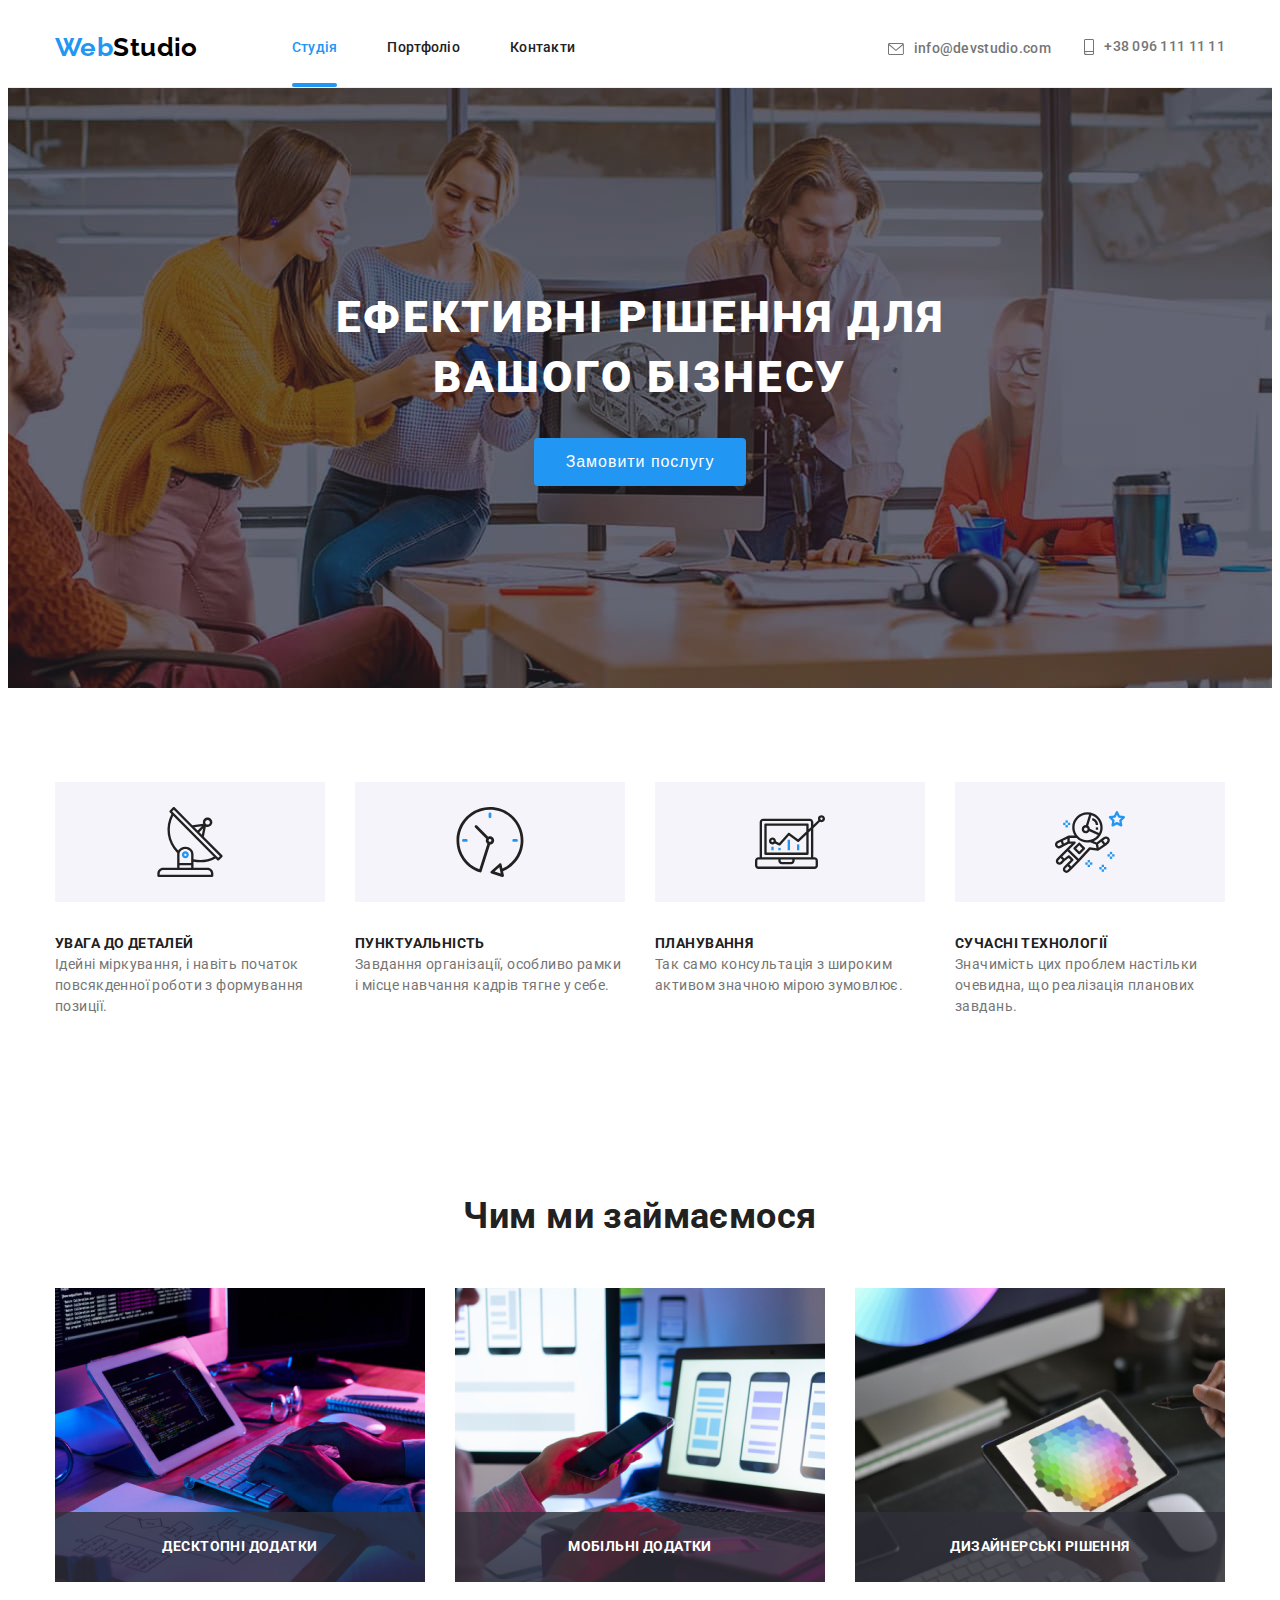
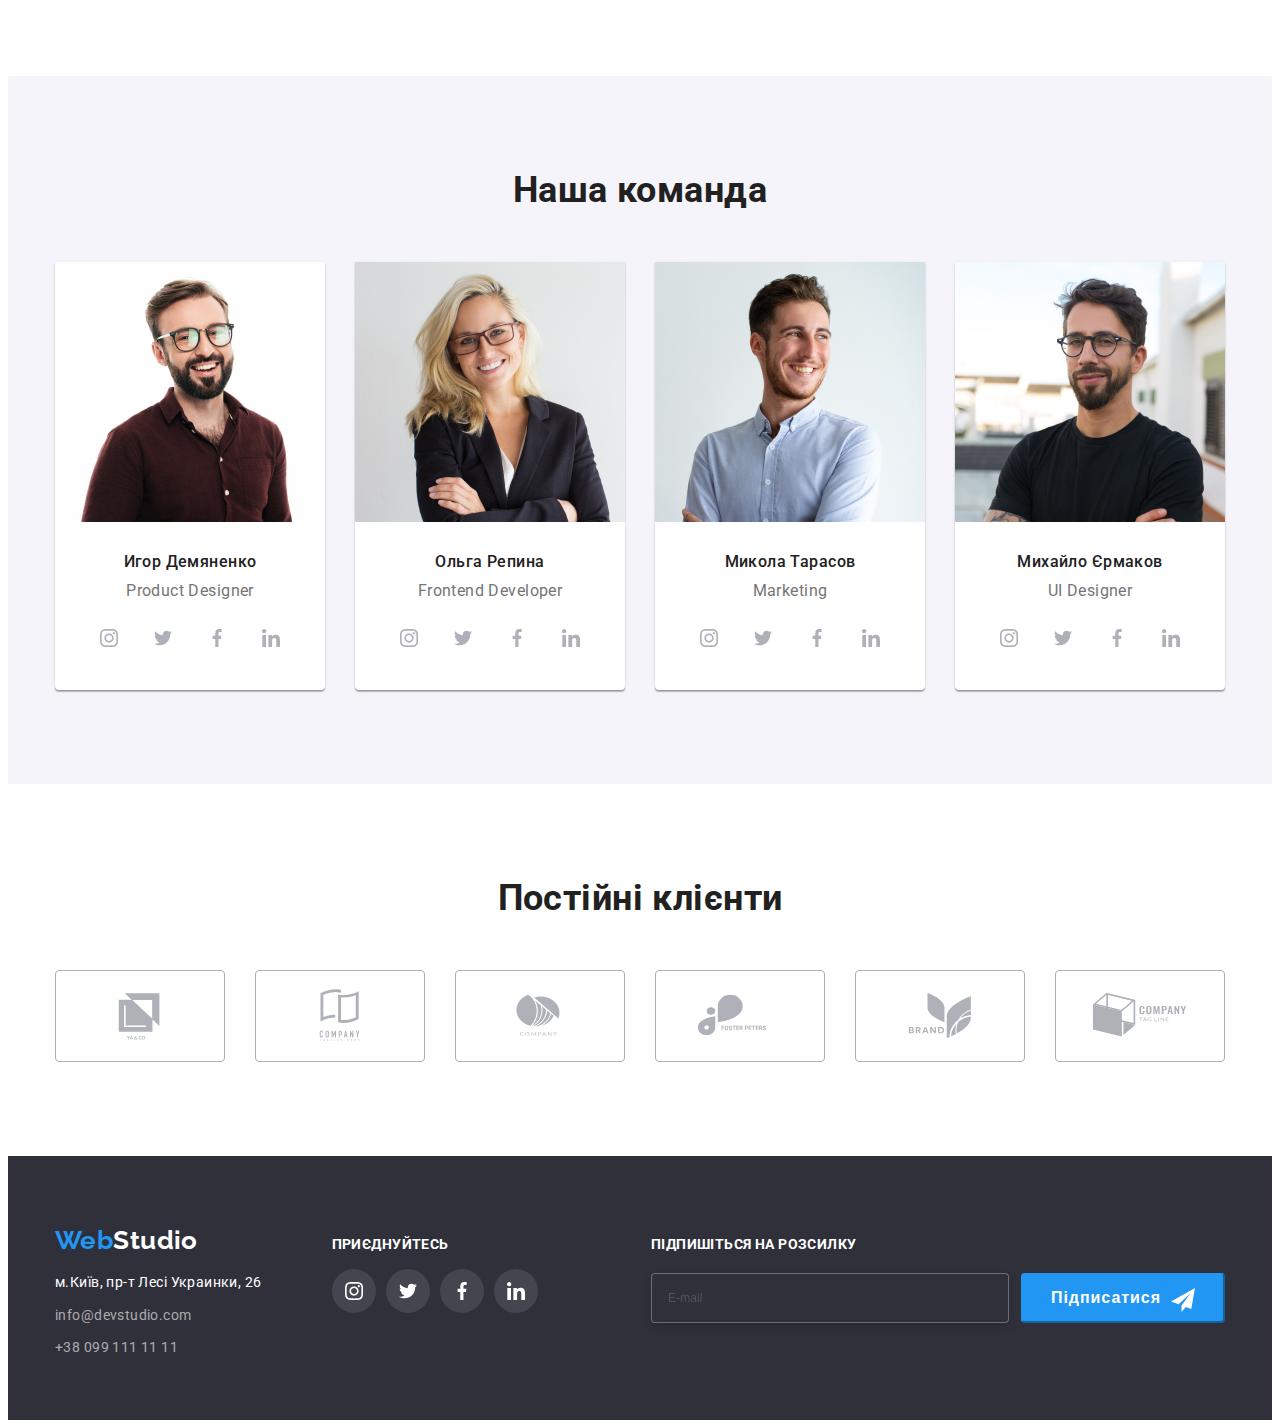
<file: index.html>
<!DOCTYPE html>
<html lang="uk">

<!--****     HEAD -->

<head>
  <meta charset="UTF-8" />
  <meta http-equiv="X-UA-Compatible" content="IE=edge" />
  <meta name="viewport" content="width=device-width, initial-scale=1.0" />
  <title>WebStudio</title>
  <link rel="stylesheet" href="https://cdnjs.cloudflare.com/ajax/libs/modern-normalize/1.1.0/modern-normalize.min.css"
    integrity="sha512-wpPYUAdjBVSE4KJnH1VR1HeZfpl1ub8YT/NKx4PuQ5NmX2tKuGu6U/JRp5y+Y8XG2tV+wKQpNHVUX03MfMFn9Q=="
    crossorigin="anonymous" referrerpolicy="no-referrer" />
  <link rel="preconnect" href="https://fonts.googleapis.com" />
  <link rel="preconnect" href="https://fonts.gstatic.com" crossorigin />
  <link href="https://fonts.googleapis.com/css2?family=Raleway:wght@700&family=Roboto:wght@400;500;700;900&display=swap"
    rel="stylesheet" />
  <link rel="stylesheet" href="./css/main.css" />
</head>

<!--****    HEADER -->

<body class="body">
  <header class="header">
    <div class="container">

      <div class="header-container">
        <div class="logo">
          <a class="logo__header" href="index.html">
            <span class="logo__span">Web</span>Studio</a>
        </div>

        <div class="mob-backdrop" mob-modal>
          <div class="mob-menu">

            <button class="button-cross" mob-modal-close type="button">
              <svg class="button__svg" width="24" height="24" aria-label="меню">
                <!-- <use class="button__burger" href="./images/symbol-defs.svg#icon-burger"></use> -->
                <use class="" href="./images/symbol-defs.svg#icon-Vector"></use>
              </svg>
            </button>

            <nav>
              <ul class="menu">
                <li class="menu__item page-relative">
                  <a class="menu__link page-active" href="">Студія</a>
                </li>
                <li class="menu__item">
                  <a class="menu__link" href="./portfolio.html">Портфоліо</a>
                </li>
                <li class="menu__item">
                  <a class="menu__link" href="">Контакти</a>
                </li>
              </ul>
            </nav>

            <ul class="contact">
              <ul class="mob-menu__social">
                <li class="mob-menu__item mob-menu__border"><a class="mob-menu__link" href="">Instagram</a></li>
                <li class="mob-menu__item mob-menu__border"><a class="mob-menu__link" href="">Twitter</a></li>
                <li class="mob-menu__item mob-menu__border"><a class="mob-menu__link" href="">Facebook</a></li>
                <li class="mob-menu__item"><a class="mob-menu__link" href="">Linkedin</a></li>
              </ul>


              <li class="contact__item">
                <a class="contact__link contact__mail" href="">
                  <svg class="contact__svg" width="16" height="12">
                    <use href="./images/symbol-defs.svg#icon-mail"></use>
                  </svg>info@devstudio.com</a>
              </li>
              <li class="contact__item">
                <a class="contact__link contact__tel" href="">
                  <svg class="contact__svg" width="10" height="16">
                    <use href="./images/symbol-defs.svg#icon-smartphone"></use>
                  </svg>+38 096 111 11 11</a>
              </li>
            </ul>

          </div>
        </div>

        <button class="button-burger" mob-modal-open type="button">
          <svg class="button__svg" width="24" height="24" aria-label="меню">
            <use class="button__burger" href="./images/symbol-defs.svg#icon-burger"></use>
            <!-- <use class="button__cross" href="./images/symbol-defs.svg#icon-Vector"></use> -->
          </svg>
        </button>

      </div>

    </div>

  </header>

  <!-- ** MAIN -->
  <main>
    <!--****   HERO -->
    <section class="hero">
      <h1 class="hero__title">Ефективні рішення для вашого бізнесу</h1>
      <button data-modal-open class="hero__button" type="button ">Замовити послугу</button>
    </section>

    <!--****  BENEFITS -->
    <section class="section">
      <div class="container">
        <ul class="benefits">
          <li class="benefits__items benefits-icon1">
            <h4 class="benefits__title">увага до деталей</h4>
            <p class="benefits__text">
              Ідейні міркування, і навіть початок повсякденної роботи з формування позиції.
            </p>
          </li>
          <li class="benefits__items benefits-icon2">
            <h4 class="benefits__title">ПУНКТУАЛЬНІСТЬ</h4>
            <p class="benefits__text">
              Завдання організації, особливо рамки і місце навчання кадрів тягне у себе.
            </p>
          </li>
          <li class="benefits__items benefits-icon3">
            <h4 class="benefits__title">ПЛАНУВАННЯ</h4>
            <p class="benefits__text">
              Так само консультація з широким активом значною мірою зумовлює.
            </p>
          </li>
          <li class="benefits__items benefits-icon4">
            <h4 class="benefits__title">СУЧАСНІ ТЕХНОЛОГІЇ</h4>
            <p class="benefits__text">
              Значимість цих проблем настільки очевидна, що реалізація планових завдань.
            </p>
          </li>
        </ul>
      </div>
    </section>

    <!--****     OUR WORK  -->
    <section class="section">
      <div class="container padding-resset">
        <h2 class="title-secondary">Чим ми займаємося</h2>
        <ul class="work">
          <li class="work__item">
            <!-- 1 -->

            <img srcset="./images/img/box1_370(1).jpg 1x,./images/img/box1_370(2).jpg 2x"
              src="./images/img/box1_370(1).jpg" width="370" alt="Пишемо код">

            <div class="work__bck">
              <p class="work__text">десктопні додатки</p>
            </div>
          </li>
          <li class="work__item">
            <img srcset="./images/img/box2_370(1).jpg 1x ,./images/img/box2_370(2).jpg 2x"
              src="./images/img/box2_370(1).jpg" width="370" alt="Пишемо код">
            <div class="work__bck">
              <p class="work__text">мобільні додатки</p>
            </div>
          </li>
          <li class="work__item">
            <img srcset="./images/img/box3_370(1).jpg 1x,./images/img/box3_370(2).jpg 2x"
              src="./images/img/box3_370(1).jpg" width="370" alt="Пишемо код">
            <div class="work__bck">
              <p class="work__text">дизайнерські рішення</p>
            </div>
          </li>
        </ul>
      </div>
    </section>

    <!--****      OUR TEAM -->
    <section class="section background">
      <div class="container">
        <h2 class="title-secondary">Наша команда</h2>
        <ul class="team">
          <li class="team__item">
            <picture>
              <source srcset="./images/img/team1_450(1).jpg 1x, ./images/img/team1_450(2).jpg 2x "
                media="(max-width:767px)" />

              <source srcset="./images/img/team1_354(1).jpg 1x, ./images/img/team1_354(2).jpg 2x "
                media="(max-width:1199px)" />

              <source srcset="./images/img/team1_270(1).jpg 1x, ./images/img/team1_270(2).jpg 2x "
                media="(min-width:1200px)" />

              <img class="team__img" src="./images/img/team1_270.jpg" width="270"
                alt="Игор Демьяненко - Product Designer">
            </picture>
            <div class="team__visit">
              <h3 class="team__name">Игор Демяненко</h3>
              <p class="team__work">Product Designer</p>
              <ul class="social-box">
                <li class="social-box__item social-box__item--bgblu">
                  <a class="social-box__link social-box__link--grey" href="">
                    <svg class="www" width="18" height="18">
                      <use href="./images/symbol-defs.svg#icon-instagram"></use>
                    </svg>
                  </a>
                </li>
                <li class="social-box__item social-box__item--bgblu">
                  <a class="social-box__link social-box__link--grey" href="">
                    <svg width="18" height="18">
                      <use href="./images/symbol-defs.svg#icon-twitter"></use>
                    </svg>
                  </a>
                </li>
                <li class="social-box__item social-box__item--bgblu">
                  <a class="social-box__link social-box__link--grey" href="">
                    <svg width="18" height="18">
                      <use href="./images/symbol-defs.svg#icon-facebook"></use>
                    </svg>
                  </a>
                </li>
                <li class="social-box__item social-box__item--bgblu">
                  <a class="social-box__link social-box__link--grey" href="">
                    <svg width="18" height="18">
                      <use href="./images/symbol-defs.svg#icon-linkedin"></use>
                    </svg>
                  </a>
                </li>
              </ul>
            </div>
          </li>
          <li class="team__item">
            <picture>
              <source srcset="./images/img/team2_450(1).jpg 1x, ./images/img/team2_450(2).jpg 2x "
                media="(max-width:767px)" />

              <source srcset="./images/img/team2_354(1).jpg 1x, ./images/img/team2_354(2).jpg 2x "
                media="(max-width:1199px)" />

              <source srcset="./images/img/team2_270(1).jpg 1x, ./images/img/team2_270(2).jpg 2x "
                media="(min-width:1200px)" />

              <img class="team__img" src="./images/img/team2_270.jpg" width="270"
                alt="Игор Демьяненко - Product Designer">
            </picture>
            <div class="team__visit">
              <h3 class="team__name">Ольга Репина</h3>
              <p class="team__work">Frontend Developer</p>
              <ul class="social-box">
                <li class="social-box__item social-box__item--bgblu">
                  <a class="social-box__link social-box__link--grey" href="">
                    <svg width="18" height="18">
                      <use href="./images/symbol-defs.svg#icon-instagram"></use>
                    </svg>
                  </a>
                </li>
                <li class="social-box__item social-box__item--bgblu">
                  <a class="social-box__link social-box__link--grey" href="">
                    <svg width="18" height="18">
                      <use href="./images/symbol-defs.svg#icon-twitter"></use>
                    </svg>
                  </a>
                </li>
                <li class="social-box__item social-box__item--bgblu">
                  <a class="social-box__link social-box__link--grey" href="">
                    <svg width="18" height="18">
                      <use href="./images/symbol-defs.svg#icon-facebook"></use>
                    </svg>
                  </a>
                </li>
                <li class="social-box__item social-box__item--bgblu">
                  <a class="social-box__link social-box__link--grey" href="">
                    <svg width="18" height="18">
                      <use href="./images/symbol-defs.svg#icon-linkedin"></use>
                    </svg>
                  </a>
                </li>
              </ul>
            </div>
          </li>
          <li class="team__item">
            <picture>
              <source srcset="./images/img/team3_450(1).jpg 1x, ./images/img/team3_450(2).jpg 2x "
                media="(max-width:767px)" />

              <source srcset="./images/img/team3_354(1).jpg 1x, ./images/img/team3_354(2).jpg 2x "
                media="(max-width:1199px)" />

              <source srcset="./images/img/team3_270(1).jpg 1x, ./images/img/team3_270(2).jpg 2x "
                media="(min-width:1200px)" />

              <img class="team__img" src="./images/img/team3_270.jpg" width="270"
                alt="Игор Демьяненко - Product Designer">
            </picture>
            <div class="team__visit">
              <h3 class="team__name">Микола Тарасов</h3>
              <p class="team__work">Marketing</p>
              <ul class="social-box">
                <li class="social-box__item social-box__item--bgblu">
                  <a class="social-box__link social-box__link--grey" href="">
                    <svg width="18" height="18">
                      <use href="./images/symbol-defs.svg#icon-instagram"></use>
                    </svg>
                  </a>
                </li>
                <li class="social-box__item social-box__item--bgblu">
                  <a class="social-box__link social-box__link--grey" href="">
                    <svg width="18" height="18">
                      <use href="./images/symbol-defs.svg#icon-twitter"></use>
                    </svg>
                  </a>
                </li>
                <li class="social-box__item social-box__item--bgblu">
                  <a class="social-box__link social-box__link--grey" href="">
                    <svg width="18" height="18">
                      <use href="./images/symbol-defs.svg#icon-facebook"></use>
                    </svg>
                  </a>
                </li>
                <li class="social-box__item social-box__item--bgblu">
                  <a class="social-box__link social-box__link--grey" href="">
                    <svg width="18" height="18">
                      <use href="./images/symbol-defs.svg#icon-linkedin"></use>
                    </svg>
                  </a>
                </li>
              </ul>
            </div>
          </li>
          <li class="team__item">
            <picture>
              <source srcset="./images/img/team4_450(1).jpg 1x, ./images/img/team4_450(2).jpg 2x "
                media="(max-width:767px)" />

              <source srcset="./images/img/team4_354(1).jpg 1x, ./images/img/team4_354(2).jpg 2x "
                media="(max-width:1199px)" />

              <source srcset="./images/img/team4_270(1).jpg 1x, ./images/img/team4_270(2).jpg 2x "
                media="(min-width:1200px)" />

              <img class="team__img" src="./images/img/team4_270.jpg" width="270"
                alt="Игор Демьяненко - Product Designer">
            </picture>
            <div class="team__visit">
              <h3 class="team__name">Михайло Єрмаков</h3>
              <p class="team__work">UI Designer</p>
              <ul class="social-box">
                <li class="social-box__item social-box__item--bgblu">
                  <a class="social-box__link social-box__link--grey" href="">
                    <svg width="18" height="18">
                      <use href="./images/symbol-defs.svg#icon-instagram"></use>
                    </svg>
                  </a>
                </li>
                <li class="social-box__item social-box__item--bgblu">
                  <a class="social-box__link social-box__link--grey" href="">
                    <svg width="18" height="18">
                      <use href="./images/symbol-defs.svg#icon-twitter"></use>
                    </svg>
                  </a>
                </li>
                <li class="social-box__item social-box__item--bgblu">
                  <a class="social-box__link social-box__link--grey" href="">
                    <svg width="18" height="18">
                      <use href="./images/symbol-defs.svg#icon-facebook"></use>
                    </svg>
                  </a>
                </li>
                <li class="social-box__item social-box__item--bgblu">
                  <a class="social-box__link social-box__link--grey" href="">
                    <svg width="18" height="18">
                      <use href="./images/symbol-defs.svg#icon-linkedin"></use>
                    </svg>
                  </a>
                </li>
              </ul>
            </div>
          </li>
        </ul>
      </div>
    </section>

    <!-- ****     Modal -->
    <div data-modal class="backdrop is-hidden">
      <div class="modal">
        <button data-modal-close class="button-close">
          <svg width="18" height="18">
            <use href="./images/symbol-defs.svg#icon-Vector"></use>
          </svg>
        </button>
        <b class="modal-title">Залиште свої дані, ми вам передзвонимо</b>
        <form>
          <div class="role">
            <label class="role__label" for="name">Імя</label>
            <input class="role__input" type="text" id="name" />
            <svg class="role__svg" width="18" height="18">
              <use href="./images/symbol-defs.svg#icon-4elovek"></use>
            </svg>
          </div>
          <div class="role">
            <label class="role__label" for="tel">Телефон</label>
            <input class="role__input" type="tel" id="tel" />
            <svg class="role__svg" width="18" height="18">
              <use href="./images/symbol-defs.svg#icon-Truba"></use>
            </svg>
          </div>
          <div class="role">
            <label class="role__label" for="email">Пошта</label>
            <input class="role__input" type="email" id="email" />
            <svg class="role__svg" width="18" height="18">
              <use href="./images/symbol-defs.svg#icon-mail1"></use>
            </svg>
          </div>
          <div class="role">
            <label class="role__label" for="comment">Коментар</label>
            <textarea class="textarea role__input" name="comment" id="comment" placeholder="Введіть текст"></textarea>
          </div>
        </form>

        <div class="modal-block">
          <div class="checkbox">
            <input class="checkbox__icon" type="checkbox" name="ok" id="ok" />
            <svg class="checkbox__svg" width="16" height="16">
              <use href="./images/symbol-defs.svg#icon-check"></use>
            </svg>
          </div>
          <label class="modal-block__label" for="ok">Погоджуюся з розсилкою та приймаю
            <a href="" class="logo__span">
              Умови договору
            </a>
          </label>
        </div>
        <div>
          <button class="modal-block__button" type="submit">Відправити</button>
        </div>
      </div>

    </div>

    <!-- ****    CLIENTS -->
    <section class="section">
      <div class="contaier">
        <h2 class="title-secondary">Постійні клієнти</h2>
        <ul class="client">
          <li class="client__item">
            <a class="client__link" href="">
              <svg width="106" height="60">
                <use href="./images/symbol-defs.svg#icon-client1"></use>
              </svg>
            </a>
          </li>
          <li class="client__item">
            <a class="client__link" href="">
              <svg width="106" height="60">
                <use href="./images/symbol-defs.svg#icon-client2"></use>
              </svg>
            </a>
          </li>
          <li class="client__item">
            <a class="client__link" href="">
              <svg width="106" height="60">
                <use href="./images/symbol-defs.svg#icon-client3"></use>
              </svg>
            </a>
          </li>
          <li class="client__item">
            <a class="client__link" href="">
              <svg width="106" height="60">
                <use href="./images/symbol-defs.svg#icon-client4"></use>
              </svg>
            </a>
          </li>
          <li class="client__item">
            <a class="client__link" href="">
              <svg width="106" height="60">
                <use href="./images/symbol-defs.svg#icon-client5"></use>
              </svg>
            </a>
          </li>
          <li class="client__item">
            <a class="client__link" href="">
              <svg width="106" height="60">
                <use href="./images/symbol-defs.svg#icon-client6"></use>
              </svg>
            </a>
          </li>
        </ul>

      </div>
    </section>
  </main>

  <!--*****        FOOTHER -->
  <footer class="footer">
    <div class="container foother-flex">

      <div class="box-tablet">

        <div class="footer__box">
          <a class="logo-footer" href="index.html"><span class="logo__span">Web</span>Studio</a>
          <address>
            <ul class="address">
              <li class="address__item">
                <a class="address__map" href="">м.Київ, пр-т Лесі Украинки, 26</a>
              </li>
              <li class="address__item">
                <a class="address__contact" href="mailto">info@devstudio.com</a>
              </li>
              <li class="address__item">
                <a class="address__contact" href="tel+380961111111">+38 099 111 11 11</a>
              </li>
            </ul>
          </address>
        </div>
        <div class="social">
          <strong class="strong">Приєднуйтесь</strong>
          <ul class="social-box">
            <li class="social-box__item social-box__item--bgdark">
              <a class="social-box__link social-box__link--white" href="">
                <svg width="18" height="18">
                  <use href="./images/symbol-defs.svg#icon-instagram"></use>
                </svg>
              </a>
            </li>
            <li class="social-box__item social-box__item--bgdark">
              <a class="social-box__link social-box__link--white" href="">
                <svg width="18" height="18">
                  <use href="./images/symbol-defs.svg#icon-twitter"></use>
                </svg>
              </a>
            </li>
            <li class="social-box__item social-box__item--bgdark">
              <a class="social-box__link social-box__link--white" href="">
                <svg width="18" height="18">
                  <use href="./images/symbol-defs.svg#icon-facebook"></use>
                </svg>
              </a>
            </li>
            <li class="social-box__item social-box__item--bgdark">
              <a class="social-box__link social-box__link--white" href="">
                <svg width="18" height="18">
                  <use href="./images/symbol-defs.svg#icon-linkedin"></use>
                </svg>
              </a>
            </li>
          </ul>
        </div>

      </div>

      <div class="subscribe">
        <strong class="strong">Підпишіться на розсилку</strong>
        <div class="subscribe__box">
          <label for="email"></label>
          <input class="subscribe__input" type="email" id="email" placeholder="E-mail" />

          <button class="subscribe__button" type="submit">Підписатися
            <span>
              <svg class="subscribe__svg" width="18" height="18">
                <use href="./images/symbol-defs.svg#icon-telegram"></use>
              </svg>
            </span>
          </button>

        </div>

      </div>

    </div>
    </div>
  </footer>

  <!-- ***********   SCRIPT -->
  <script src="./js/modal.js"></script>
  <script src="./js/mob-menu.js"></script>
</body>

</html>
</file>
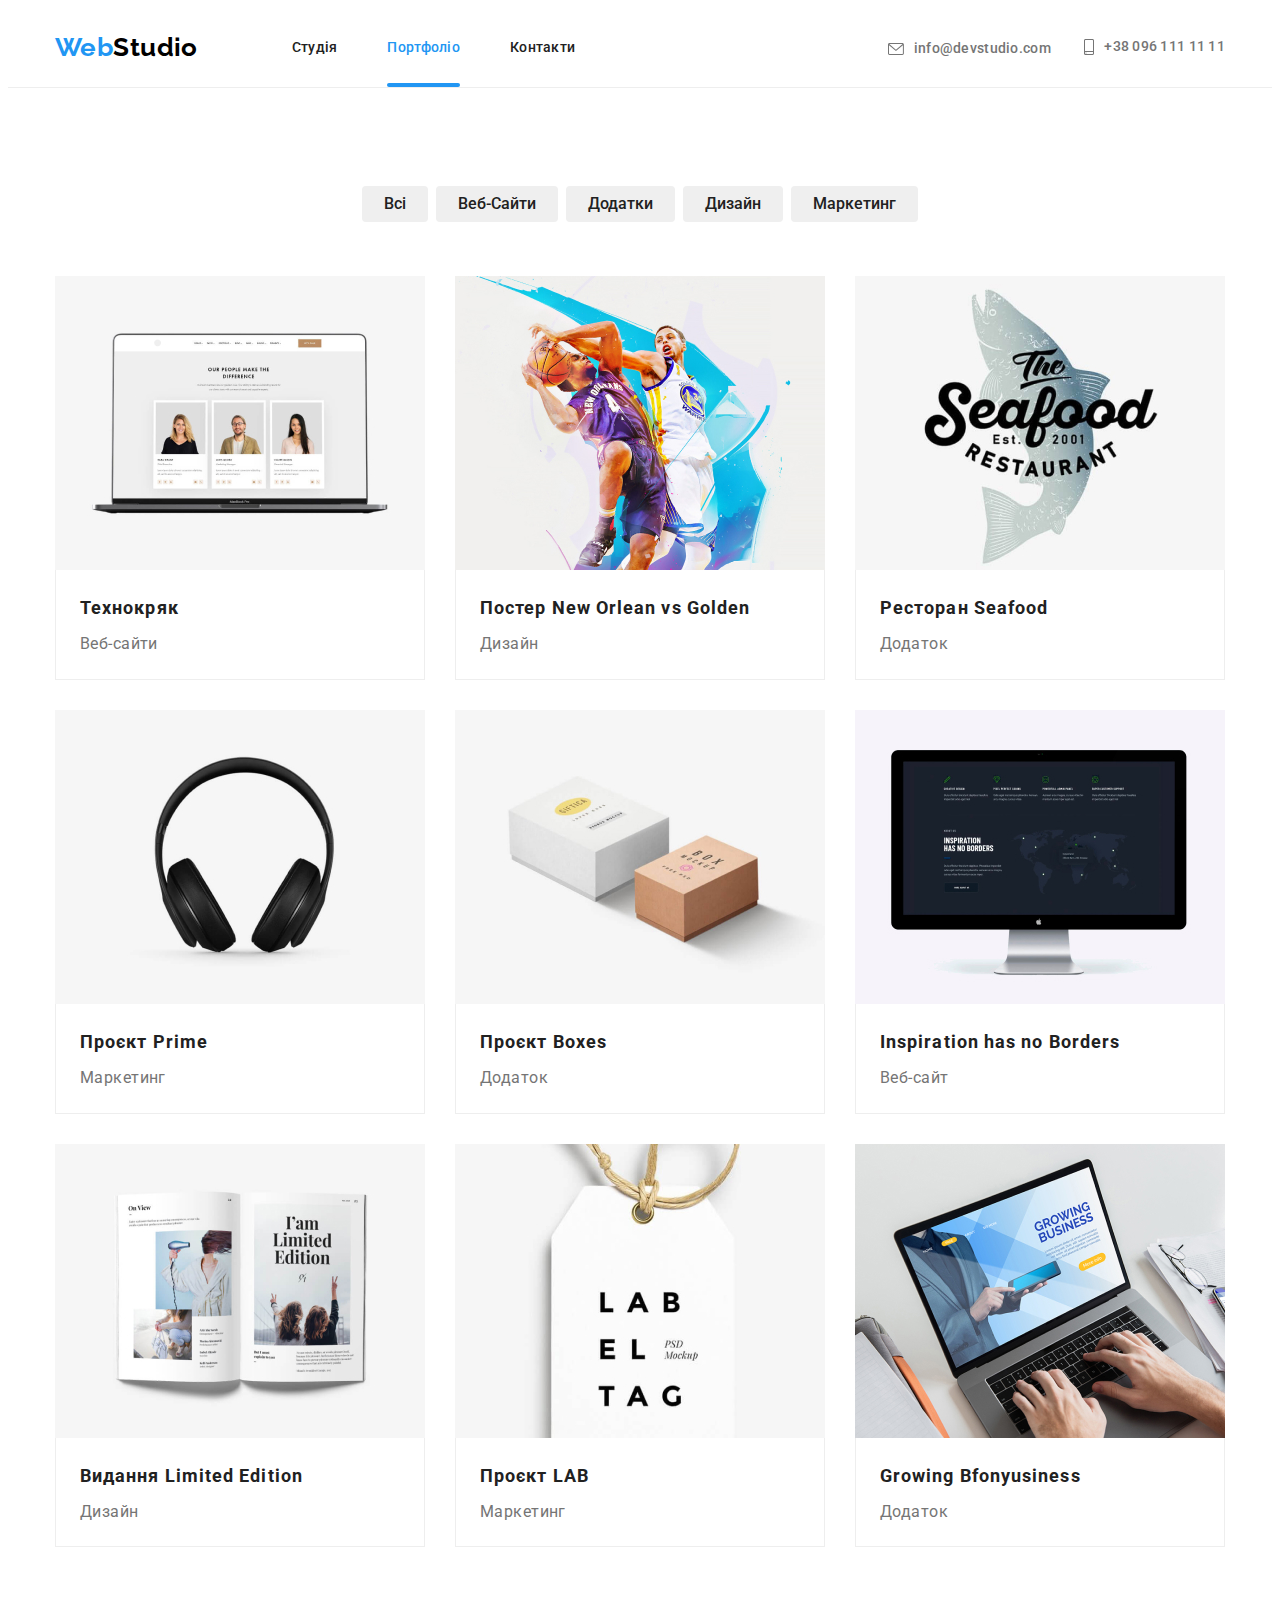
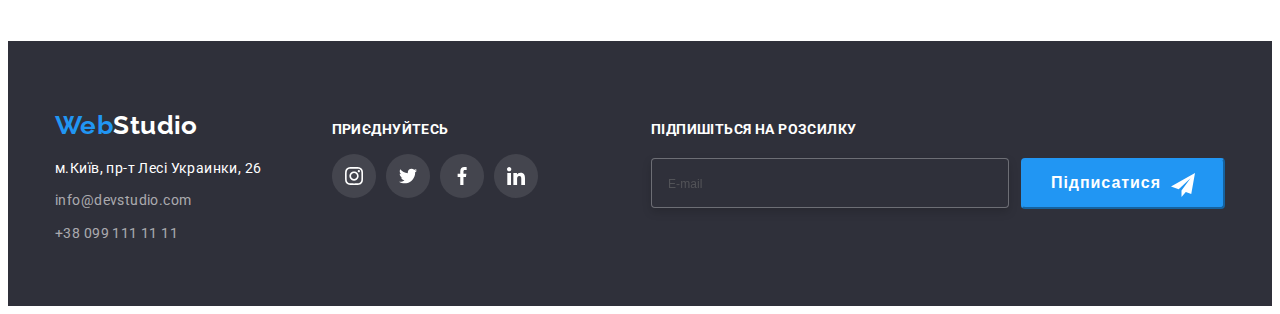
<file: portfolio.html>
<!DOCTYPE html>
<html lang="uk">

<!--****     HEAD -->

<head>
  <meta charset="UTF-8" />
  <meta http-equiv="X-UA-Compatible" content="IE=edge" />
  <meta name="viewport" content="width=device-width, initial-scale=1.0" />
  <title>Portfolio</title>
  <link rel="stylesheet" href="https://cdnjs.cloudflare.com/ajax/libs/modern-normalize/1.1.0/modern-normalize.min.css"
    integrity="sha512-wpPYUAdjBVSE4KJnH1VR1HeZfpl1ub8YT/NKx4PuQ5NmX2tKuGu6U/JRp5y+Y8XG2tV+wKQpNHVUX03MfMFn9Q=="
    crossorigin="anonymous" referrerpolicy="no-referrer" />
  <link rel="preconnect" href="https://fonts.googleapis.com" />
  <link rel="preconnect" href="https://fonts.gstatic.com" crossorigin />
  <link href="https://fonts.googleapis.com/css2?family=Raleway:wght@700&family=Roboto:wght@400;500;700;900&display=swap"
    rel="stylesheet" />
  <link rel="stylesheet" href="./css/main.css" />
</head>

<!-- ********            HEADER -->

<body class="body">

  <header class="header">
    <div class="container">
      <div class="header-container">
        <div class="logo">
          <a class="logo__header" href="index.html">
            <span class="logo__span">Web</span>Studio</a>
        </div>

        <div class="mob-backdrop" mob-modal>
          <div class="mob-menu">

            <button class="button-cross" mob-modal-close type="button">
              <svg class="button__svg" width="24" height="24" aria-label="меню">
                <!-- <use class="button__burger" href="./images/symbol-defs.svg#icon-burger"></use> -->
                <use class="" href="./images/symbol-defs.svg#icon-Vector"></use>
              </svg>
            </button>

            <nav>
              <ul class="menu">
                <li class="menu__item">
                  <a class="menu__link" href="./index.html">Студія</a>
                </li>
                <li class="menu__item page-relative">
                  <a class="menu__link page-active" href="">Портфоліо</a>
                </li>
                <li class="menu__item">
                  <a class="menu__link" href="">Контакти</a>
                </li>
              </ul>
            </nav>

            <ul class="contact">
              <ul class="mob-menu__social">
                <li class="mob-menu__item mob-menu__border"><a class="mob-menu__link" href="">Instagram</a></li>
                <li class="mob-menu__item mob-menu__border"><a class="mob-menu__link" href="">Twitter</a></li>
                <li class="mob-menu__item mob-menu__border"><a class="mob-menu__link" href="">Facebook</a></li>
                <li class="mob-menu__item"><a class="mob-menu__link" href="">Linkedin</a></li>
              </ul>


              <li class="contact__item">
                <a class="contact__link contact__mail" href="">
                  <svg class="contact__svg" width="16" height="12">
                    <use href="./images/symbol-defs.svg#icon-mail"></use>
                  </svg>info@devstudio.com</a>
              </li>
              <li class="contact__item">
                <a class="contact__link contact__tel" href="">
                  <svg class="contact__svg" width="10" height="16">
                    <use href="./images/symbol-defs.svg#icon-smartphone"></use>
                  </svg>+38 096 111 11 11</a>
              </li>
            </ul>

          </div>
        </div>

        <button class="button-burger" mob-modal-open type="button">
          <svg class="button__svg" width="24" height="24" aria-label="меню">
            <use class="button__burger" href="./images/symbol-defs.svg#icon-burger"></use>
            <!-- <use class="button__cross" href="./images/symbol-defs.svg#icon-Vector"></use> -->
          </svg>
        </button>
      </div>
    </div>
  </header>

  <!-- **************                         PORTFOLIO   -->
  <main>
    <section class="section">

      <div class="container">
        <div>
          <h1 hidden>hi</h1>
          <ul class="filter">
            <li class="filter__item">
              <button class="filter__button" type="button">Всі</button>
            </li>
            <li class="filter__item">
              <button class="filter__button" type="button">Веб-Сайти</button>
            </li>
            <li class="filter__item">
              <button class="filter__button" type="button">Додатки</button>
            </li>
            <li class="filter__item">
              <button class="filter__button" type="button">Дизайн</button>
            </li>
            <li class="filter__item">
              <button class="filter__button" type="button">Маркетинг</button>
            </li>
          </ul>

        </div>
        <!--  ********************                     *CARD-->
        <ul class="card">
          <li class="card__item">
            <a class="card__link" href="">
              <div class="card__overlay">
                <picture>
                  <source srcset="./images/img/port1_450.jpg 1x, ./images/img/port1_450x2.jpg 2x "
                    media="(max-width:767px)" />

                  <source srcset="./images/img/port1_354.jpg 1x, ./images/img/port1_354x2.jpg 2x "
                    media="(max-width:1199px)" />

                  <source srcset="./images/img/port1_370.jpg 1x, ./images/img/port1_370x2.jpg 2x "
                    media="(min-width:1200px)" />

                  <img class="team__img" src="./images/img/port1_370.jpg" width="370"
                    alt="Игор Демьяненко - Product Designer">
                </picture>
                <p class="card__slide-text">Ресурс пропонує комплексні пропозиції з різним рівнем
                  функціоналу та сервісів. Все це дозволить відвідувачу отримати вичерпні
                  відомості
                  про компанію чи приватну особу.
                </p>
              </div>
              <div class="card__box">
                <h2 class="card__title">Технокряк</h2>
                <p class="card__text">Веб-сайти</p>
              </div>
            </a>
          </li>
          <li class="card__item">
            <a class="card__link" href="">
              <div class="card__overlay">
                <picture>
                  <source srcset="./images/img/port2_450.jpg 1x, ./images/img/port2_450x2.jpg 2x "
                    media="(max-width:767px)" />

                  <source srcset="./images/img/port2_354.jpg 1x, ./images/img/port2_354x2.jpg 2x "
                    media="(max-width:1199px)" />

                  <source srcset="./images/img/port2_370.jpg 1x, ./images/img/port2_370x2.jpg 2x "
                    media="(min-width:1200px)" />

                  <img class="team__img" src="./images/img/port2_370.jpg" width="370"
                    alt="Игор Демьяненко - Product Designer">
                </picture>
                <p class="card__slide-text">Ресурс пропонує комплексні пропозиції з різним рівнем
                  функціоналу та сервісів. Все це дозволить відвідувачу отримати вичерпні
                  відомості
                  про компанію чи приватну особу.
                </p>
              </div>
              <div class="card__box">
                <h2 class="card__title">Постер New Orlean vs Golden</h2>
                <p class="card__text">Дизайн</p>
              </div>
            </a>
          </li>
          <li class="card__item">
            <a class="card__link" href="">
              <div class="card__overlay">
                <picture>
                  <source srcset="./images/img/port3_450.jpg 1x, ./images/img/port3_450x2.jpg 2x "
                    media="(max-width:767px)" />

                  <source srcset="./images/img/port3_354.jpg 1x, ./images/img/port3_354x2.jpg 2x "
                    media="(max-width:1199px)" />

                  <source srcset="./images/img/port3_370.jpg 1x, ./images/img/port3_370x2.jpg 2x "
                    media="(min-width:1200px)" />

                  <img class="team__img" src="./images/img/port3_370.jpg" width="370"
                    alt="Игор Демьяненко - Product Designer">
                </picture>
                <p class="card__slide-text">Ресурс пропонує комплексні пропозиції з різним рівнем
                  функціоналу та сервісів. Все це дозволить відвідувачу отримати вичерпні
                  відомості
                  про компанію чи приватну особу.
                </p>
              </div>
              <div class="card__box">
                <h2 class="card__title">Ресторан Seafood</h2>
                <p class="card__text">Додаток</p>
              </div>
            </a>
          </li>
          <li class="card__item">
            <a class="card__link" href="">
              <div class="card__overlay">
                <picture>
                  <source srcset="./images/img/port4_450.jpg 1x, ./images/img/port4_450x2.jpg 2x "
                    media="(max-width:767px)" />

                  <source srcset="./images/img/port4_354.jpg 1x, ./images/img/port4_354x2.jpg 2x "
                    media="(max-width:1199px)" />

                  <source srcset="./images/img/port4_370.jpg 1x, ./images/img/port4_370x2.jpg 2x "
                    media="(min-width:1200px)" />

                  <img class="team__img" src="./images/img/port4_370.jpg" width="370"
                    alt="Игор Демьяненко - Product Designer">
                </picture>
                <p class="card__slide-text">Ресурс пропонує комплексні пропозиції з різним рівнем
                  функціоналу та сервісів. Все це дозволить відвідувачу отримати вичерпні
                  відомості
                  про компанію чи приватну особу.
                </p>
              </div>
              <div class="card__box">
                <h2 class="card__title">Проєкт Prime</h2>
                <p class="card__text">Маркетинг</p>
              </div>
            </a>
          </li>
          <li class="card__item">
            <a class="card__link" href="">
              <div class="card__overlay">
                <picture>
                  <source srcset="./images/img/port5_450.jpg 1x, ./images/img/port5_450x2.jpg 2x "
                    media="(max-width:767px)" />

                  <source srcset="./images/img/port5_354.jpg 1x, ./images/img/port5_354x2.jpg 2x "
                    media="(max-width:1199px)" />

                  <source srcset="./images/img/port5_370.jpg 1x, ./images/img/port5_370x2.jpg 2x "
                    media="(min-width:1200px)" />

                  <img class="team__img" src="./images/img/port5_370.jpg" width="370"
                    alt="Игор Демьяненко - Product Designer">
                </picture>
                <p class="card__slide-text">Ресурс пропонує комплексні пропозиції з різним рівнем
                  функціоналу та сервісів. Все це дозволить відвідувачу отримати вичерпні
                  відомості
                  про компанію чи приватну особу.
                </p>
              </div>
              <div class="card__box">
                <h2 class="card__title">Проєкт Boxes</h2>
                <p class="card__text">Додаток</p>
              </div>
            </a>
          </li>
          <li class="card__item">
            <a class="card__link" href="">
              <div class="card__overlay">
                <picture>
                  <source srcset="./images/img/port6_450.jpg 1x, ./images/img/port6_450x2.jpg 2x "
                    media="(max-width:767px)" />

                  <source srcset="./images/img/port6_354.jpg 1x, ./images/img/port6_354x2.jpg 2x "
                    media="(max-width:1199px)" />

                  <source srcset="./images/img/port6_370.jpg 1x, ./images/img/port6_370x2.jpg 2x "
                    media="(min-width:1200px)" />

                  <img class="team__img" src="./images/img/port6_370.jpg" width="370"
                    alt="Игор Демьяненко - Product Designer">
                </picture>
                <p class="card__slide-text">Ресурс пропонує комплексні пропозиції з різним рівнем
                  функціоналу та сервісів. Все це дозволить відвідувачу отримати вичерпні
                  відомості
                  про компанію чи приватну особу.
                </p>
              </div>
              <div class="card__box">
                <h2 class="card__title">Inspiration has no Borders</h2>
                <p class="card__text">Веб-сайт</p>
              </div>
            </a>
          </li>
          <li class="card__item">
            <a class="card__link" href="">
              <div class="card__overlay">
                <picture>
                  <source srcset="./images/img/port7_450.jpg 1x, ./images/img/port7_450x2.jpg 2x "
                    media="(max-width:767px)" />

                  <source srcset="./images/img/port7_354.jpg 1x, ./images/img/port7_354x2.jpg 2x "
                    media="(max-width:1199px)" />

                  <source srcset="./images/img/port7_370.jpg 1x, ./images/img/port7_370x2.jpg 2x "
                    media="(min-width:1200px)" />

                  <img class="team__img" src="./images/img/port7_370.jpg" width="370"
                    alt="Игор Демьяненко - Product Designer">
                </picture>
                <p class="card__slide-text">Ресурс пропонує комплексні пропозиції з різним рівнем
                  функціоналу та сервісів. Все це дозволить відвідувачу отримати вичерпні
                  відомості
                  про компанію чи приватну особу.
                </p>
              </div>
              <div class="card__box">
                <h2 class="card__title">Видання Limited Edition</h2>
                <p class="card__text">Дизайн</p>
              </div>
            </a>
          </li>
          <li class="card__item">
            <a class="card__link" href="">
              <div class="card__overlay">
                <picture>
                  <source srcset="./images/img/port8_450.jpg 1x, ./images/img/port8_450x2.jpg 2x "
                    media="(max-width:767px)" />

                  <source srcset="./images/img/port8_354.jpg 1x, ./images/img/port8_354x2.jpg 2x "
                    media="(max-width:1199px)" />

                  <source srcset="./images/img/port8_370.jpg 1x, ./images/img/port8_370x2.jpg 2x "
                    media="(min-width:1200px)" />

                  <img class="team__img" src="./images/img/port8_370.jpg" width="370"
                    alt="Игор Демьяненко - Product Designer">
                </picture>
                <p class="card__slide-text">Ресурс пропонує комплексні пропозиції з різним рівнем
                  функціоналу та сервісів. Все це дозволить відвідувачу отримати вичерпні
                  відомості
                  про компанію чи приватну особу.
                </p>
              </div>
              <div class="card__box">
                <h2 class="card__title">Проєкт LAB</h2>
                <p class="card__text">Маркетинг</p>
              </div>
            </a>
          </li>
          <li class="card__item">
            <a class="card__link" href="">
              <div class="card__overlay">
                <picture>
                  <source srcset="./images/img/port9_450.jpg 1x, ./images/img/port9_450x2.jpg 2x "
                    media="(max-width:767px)" />

                  <source srcset="./images/img/port9_354.jpg 1x, ./images/img/port9_354x2.jpg 2x "
                    media="(max-width:1199px)" />

                  <source srcset="./images/img/port9_370.jpg 1x, ./images/img/port9_370x2.jpg 2x "
                    media="(min-width:1200px)" />

                  <img class="team__img" src="./images/img/port9_370.jpg" width="370"
                    alt="Игор Демьяненко - Product Designer">
                </picture>
                <p class="card__slide-text">Ресурс пропонує комплексні пропозиції з різним рівнем
                  функціоналу та сервісів. Все це дозволить відвідувачу отримати вичерпні
                  відомості
                  про компанію чи приватну особу.
                </p>
              </div>
              <div class="card__box">
                <h2 class="card__title">Growing Bfonyusiness</h2>
                <p class="card__text">Додаток</p>
              </div>
            </a>
          </li>
        </ul>

      </div>
    </section>
  </main>

  <!--         *************    *FOOTER -->
  <footer class="footer">
    <div class="container foother-flex">


      <div class="box-tablet">

        <div class="footer__box">
          <a class="logo-footer" href="index.html"><span class="logo__span">Web</span>Studio</a>
          <address>
            <ul class="address">
              <li class="address__item">
                <a class="address__map" href="">м.Київ, пр-т Лесі Украинки, 26</a>
              </li>
              <li class="address__item">
                <a class="address__contact" href="mailto">info@devstudio.com</a>
              </li>
              <li class="address__item">
                <a class="address__contact" href="tel+380961111111">+38 099 111 11 11</a>
              </li>
            </ul>
          </address>
        </div>
        <div class="social">
          <strong class="strong">Приєднуйтесь</strong>
          <ul class="social-box">
            <li class="social-box__item social-box__item--bgdark">
              <a class="social-box__link social-box__link--white" href="">
                <svg width="18" height="18">
                  <use href="./images/symbol-defs.svg#icon-instagram"></use>
                </svg>
              </a>
            </li>
            <li class="social-box__item social-box__item--bgdark">
              <a class="social-box__link social-box__link--white" href="">
                <svg width="18" height="18">
                  <use href="./images/symbol-defs.svg#icon-twitter"></use>
                </svg>
              </a>
            </li>
            <li class="social-box__item social-box__item--bgdark">
              <a class="social-box__link social-box__link--white" href="">
                <svg width="18" height="18">
                  <use href="./images/symbol-defs.svg#icon-facebook"></use>
                </svg>
              </a>
            </li>
            <li class="social-box__item social-box__item--bgdark">
              <a class="social-box__link social-box__link--white" href="">
                <svg width="18" height="18">
                  <use href="./images/symbol-defs.svg#icon-linkedin"></use>
                </svg>
              </a>
            </li>
          </ul>
        </div>

      </div>

      <div class="subscribe">
        <strong class="strong">Підпишіться на розсилку</strong>
        <div class="subscribe__box">
          <label for="email"></label>
          <input class="subscribe__input" type="email" id="email" placeholder="E-mail" />

          <button class="subscribe__button" type="submit">Підписатися
            <span>
              <svg class="subscribe__svg" width="18" height="18">
                <use href="./images/symbol-defs.svg#icon-telegram"></use>
              </svg>
            </span>
          </button>
        </div>
      </div>

    </div>
  </footer>
  <script src="./js/mob-menu.js"></script>

</body>

</html>
</file>
<file: css/main.css>
@charset "UTF-8";
:root {
  --color-blacklogo: #000000;
  --color-blu: #2196f3;
  --color-black: #212121;
  --color-grey: #757575;
  --color-white: #ffffff;
  --fonts-primary: "Roboto";
  --background-color: #2f303a;
  --font-family-primary: "Roboto", sans-serif;
  --color-team: #f5f4fa;
  --fill-grey: #afb1b8;
}

*,
*::before,
*::after {
  box-sizing: border-box;
}

address {
  font-style: normal;
}

h1,
h2,
h3,
h4,
h5,
h6 {
  margin: 0;
}

ul,
ol {
  margin: 0;
  padding: 0;
  list-style-type: none;
}

a {
  display: inline-block;
}

p {
  margin: 0;
}

fieldset {
  margin: 0;
  padding: 0;
  border: 0;
}

legend {
  padding: 0;
}

img {
  max-width: 100%;
  display: block;
}

.body {
  color: var(--color-grey);
  font-family: var(--font-family-primary);
  letter-spacing: 0.03em;
  font-size: 14px;
}

.section {
  padding-bottom: 94px;
  padding-top: 94px;
}

.container {
  width: 100%;
  padding-left: 15px;
  padding-right: 15px;
  margin: 0 auto;
}
@media screen and (min-width: 480px) {
  .container {
    width: 480px;
  }
}
@media screen and (min-width: 768px) {
  .container {
    width: 768px;
  }
}
@media screen and (min-width: 1200px) {
  .container {
    width: 1200px;
  }
}

.flex {
  display: flex;
  align-items: center;
}

.header {
  display: flex;
  align-items: center;
  background-color: var(--color-white);
  border-bottom: 1px solid #eee;
  height: 60px;
}
@media screen and (min-width: 768px) {
  .header {
    height: 80px;
  }
}

.header-container {
  display: flex;
  align-items: center;
  justify-content: space-between;
}

/***************      LOGO */
.logo__header {
  color: var(--color-blacklogo);
  font-family: "Raleway";
  font-style: normal;
  font-weight: 700;
  font-size: 26px;
  line-height: 1.2;
  text-decoration: none;
}
.logo__span {
  color: var(--color-blu);
}

@media screen and (max-width: 767px) {
  .menu__item {
    margin-bottom: 32px;
  }
  .menu__link {
    color: var(--color-black);
    text-decoration: none;
    font-size: 40px;
    font-style: normal;
    font-weight: 500;
    line-height: 1.14;
    letter-spacing: 0.02em;
  }
}
@media screen and (min-width: 768px) {
  .menu {
    display: flex;
    align-items: center;
  }
  .menu__item {
    margin-left: 87px;
    margin-bottom: 0;
    margin-top: 0;
  }
}
@media screen and (min-width: 768px) and (min-width: 1200px) {
  .menu__item {
    margin-left: 94px;
  }
}
@media screen and (min-width: 768px) {
  .menu__item:not(:first-child) {
    margin-left: 50px;
  }
}
@media screen and (min-width: 768px) {
  .menu__link {
    color: var(--color-black);
    text-decoration: none;
    font-style: normal;
    font-weight: 500;
    line-height: 1.14;
    letter-spacing: 0.02em;
    padding-top: 32px;
    padding-bottom: 32px;
    display: block;
    transition-property: color;
    transition-duration: 250ms;
    transition-timing-function: cubic-bezier(0.4, 0, 0.2, 1);
  }
  .menu__link:hover, .menu__link:focus {
    color: var(--color-blu);
  }
}

.mob-backdrop {
  width: 100%;
  display: none;
  z-index: 99;
}
@media screen and (min-width: 767px) {
  .mob-backdrop {
    display: block;
  }
}
.mob-backdrop.is-open {
  display: flex;
  position: fixed;
  top: 0;
  left: 0;
  width: 100%;
  height: 100%;
  padding: 48px 40px;
  overflow-y: scroll;
  background-color: var(--color-white);
}

@media screen and (max-width: 767px) {
  .mob-menu {
    display: flex;
    flex-direction: column;
    justify-content: space-between;
  }
}
@media screen and (min-width: 768px) {
  .mob-menu {
    display: flex;
    align-items: center;
    width: 100%;
  }
}
.mob-menu__social {
  display: flex;
}
@media screen and (min-width: 768px) {
  .mob-menu__social {
    display: none;
  }
}
.mob-menu__item:not(:last-child) {
  margin-right: 20px;
  padding-right: 10px;
  border-right: 1px solid rgba(33, 33, 33, 0.2);
}
.mob-menu__link {
  text-decoration: none;
  font-style: normal;
  font-weight: 500;
  font-size: 18px;
  line-height: 22px;
  letter-spacing: 0.02em;
  color: #2196f3;
}

.button-cross {
  display: none;
}
@media screen and (max-width: 767px) {
  .button-cross {
    display: block;
    border: none;
    background-color: transparent;
    position: absolute;
    right: 0;
    top: 0;
    margin-right: 15px;
    margin-top: 10px;
  }
}

.button-burger {
  display: none;
}
@media screen and (max-width: 767px) {
  .button-burger {
    display: block;
    border: none;
    background-color: transparent;
  }
}

.contact {
  display: flex;
  flex-direction: column-reverse;
}
@media screen and (max-width: 767px) {
  .contact__mail {
    font-style: normal;
    font-weight: 500;
    font-size: 24px;
    line-height: 28px;
    letter-spacing: 0.02em;
    color: #757575;
    margin-bottom: 65px;
  }
  .contact__tel {
    font-style: normal;
    font-weight: 500;
    font-size: 34px;
    line-height: 40px;
    letter-spacing: 0.02em;
    color: #2196f3;
    margin-bottom: 32px;
  }
  .contact__svg {
    display: none;
  }
}
@media screen and (min-width: 768px) {
  .contact {
    display: block;
    margin-left: auto;
  }
}
@media screen and (min-width: 768px) and (min-width: 1200px) {
  .contact__item {
    display: inline-block;
  }
}
@media screen and (min-width: 768px) {
  .contact__link {
    font-style: normal;
    font-weight: 500;
    line-height: 1.14;
    letter-spacing: 0.02em;
    text-decoration: none;
    color: var(--color-grey);
    padding: 5px 0px;
    display: flex;
    align-items: center;
    transition-property: color;
    transition-duration: 250ms;
    transition-timing-function: cubic-bezier(0.4, 0, 0.2, 1);
  }
  .contact__link:hover, .contact__link:focus {
    color: var(--color-blu);
  }
}
@media screen and (min-width: 768px) and (max-width: 768px) {
  .contact__link {
    display: none;
  }
}
@media screen and (min-width: 768px) and (min-width: 1200px) {
  .contact :not(:last-child) {
    padding-right: 30px;
  }
}
@media screen and (min-width: 768px) {
  .contact__svg {
    margin-right: 10px;
    fill: currentColor;
  }
}

@media screen and (min-width: 768px) {
  .page-active {
    color: var(--color-blu);
  }
  .page-active::after {
    content: "";
    width: 100%;
    height: 4px;
    position: absolute;
    left: 0;
    bottom: 0;
    background: #2196f3;
    border-radius: 2px;
  }
  .page-relative {
    position: relative;
  }
}
/*         *********** *              HERO */
.hero {
  background-color: var(--background-color);
  text-align: center;
  padding-top: 118px;
  background-size: cover;
  height: 400px;
  max-width: 480px;
  margin-left: auto;
  margin-right: auto;
  background-repeat: no-repeat;
  background-position: center;
  background-image: linear-gradient(to right, rgba(47, 48, 58, 0.4), rgba(47, 48, 58, 0.4)), url("../images/background-hero.jpg");
}
@media screen and (min-width: 768px) {
  .hero {
    height: 400px;
    max-width: 768px;
  }
}
@media screen and (min-width: 1200px) {
  .hero {
    height: 600px;
    max-width: 1600px;
    padding-top: 200px;
  }
}
.hero__title {
  color: var(--color-white);
  font-style: normal;
  font-weight: 900;
  font-size: 26px;
  line-height: 1.6;
  text-align: center;
  letter-spacing: 0.06em;
  text-transform: uppercase;
  margin-top: 0;
  margin-bottom: 0;
  margin-right: auto;
  margin-left: auto;
  max-width: 360px;
}
@media screen and (min-width: 1200px) {
  .hero__title {
    font-size: 44px;
    line-height: 1.36;
    max-width: 696px;
  }
}
.hero__button {
  background: var(--color-blu);
  border-radius: 4px;
  border: none;
  color: var(--color-white);
  font-style: normal;
  font-size: 16px;
  letter-spacing: 0.06em;
  padding: 10px 32px;
  line-height: 1.8;
  margin-top: 30px;
}

/*                              benefits */
@media screen and (min-width: 768px) {
  .benefits {
    display: flex;
    flex-wrap: wrap;
  }
}
@media screen and (min-width: 1200px) {
  .benefits {
    display: flex;
    align-items: center;
    flex-wrap: nowrap;
  }
}
.benefits__items {
  max-height: 226px;
}
@media only screen and (max-width: 768px) {
  .benefits__items:not(:last-child) {
    margin-bottom: 20px;
  }
}
@media only screen and (min-width: 768px) and (max-width: 1200px) {
  .benefits__items {
    height: 224px;
  }
  .benefits__items:nth-child(2n+1) {
    margin-right: 30px;
  }
  .benefits__items:nth-child(-n+2) {
    margin-bottom: 30px;
  }
}
@media screen and (min-width: 1200px) {
  .benefits__items {
    height: 270px;
  }
  .benefits__items:not(:last-child) {
    margin-right: 30px;
  }
}
.benefits__title {
  color: var(--color-black);
  font-style: normal;
  font-weight: 700;
  line-height: 1.6;
  text-transform: uppercase;
}
@media screen and (max-width: 768px) {
  .benefits__title {
    text-align: center;
  }
}
.benefits__text {
  color: var(--color-757575);
  font-style: normal;
  font-weight: 400;
  line-height: 1.5;
  max-width: 450px;
}
@media screen and (min-width: 768px) {
  .benefits__text {
    width: 354px;
  }
}
@media screen and (min-width: 1200px) {
  .benefits__text {
    width: 270px;
  }
}
.benefits-icon1::before {
  background-image: url(../images/svg/antenna.svg);
  content: "";
  display: block;
  height: 120px;
  max-width: 450px;
  margin-bottom: 30px;
  background-repeat: no-repeat;
  background-position: center;
  background-color: #f5f4fa;
}
@media screen and (min-width: 768px) {
  .benefits-icon1::before {
    width: 354px;
  }
}
@media screen and (min-width: 1200px) {
  .benefits-icon1::before {
    width: 270px;
  }
}
.benefits-icon2::before {
  background-image: url(../images/svg/clock.svg);
  content: "";
  display: block;
  height: 120px;
  max-width: 450px;
  margin-bottom: 30px;
  background-repeat: no-repeat;
  background-position: center;
  background-color: #f5f4fa;
}
@media screen and (min-width: 768px) {
  .benefits-icon2::before {
    width: 354px;
  }
}
@media screen and (min-width: 1200px) {
  .benefits-icon2::before {
    width: 270px;
  }
}
.benefits-icon3::before {
  background-image: url(../images/svg/diagram.svg);
  content: "";
  display: block;
  height: 120px;
  max-width: 450px;
  margin-bottom: 30px;
  background-repeat: no-repeat;
  background-position: center;
  background-color: #f5f4fa;
}
@media screen and (min-width: 768px) {
  .benefits-icon3::before {
    width: 354px;
  }
}
@media screen and (min-width: 1200px) {
  .benefits-icon3::before {
    width: 270px;
  }
}
.benefits-icon4::before {
  background-image: url(../images/svg/astronaut\ .svg);
  content: "";
  display: block;
  height: 120px;
  max-width: 450px;
  margin-bottom: 30px;
  background-repeat: no-repeat;
  background-position: center;
  background-color: #f5f4fa;
}
@media screen and (min-width: 768px) {
  .benefits-icon4::before {
    width: 354px;
  }
}
@media screen and (min-width: 1200px) {
  .benefits-icon4::before {
    width: 270px;
  }
}

/* ********************** OUR WORK */
.work {
  display: flex;
  align-items: center;
}
.work__item {
  position: relative;
}
.work__item:not(:last-child) {
  margin-right: 30px;
}
.work__bck {
  display: flex;
  justify-content: center;
  align-items: center;
  background: rgba(47, 48, 58, 0.8);
  width: 100%;
  height: 70px;
  position: absolute;
  bottom: 0;
}
.work__text {
  font-style: normal;
  font-weight: 700;
  line-height: 1.14;
  text-align: center;
  text-transform: uppercase;
  color: #ffffff;
  margin: 0;
}

.padding-resset {
  padding-top: 0;
}
@media screen and (max-width: 1200px) {
  .padding-resset {
    display: none;
  }
}

.title-secondary {
  margin-bottom: 50px;
  font-style: normal;
  font-weight: 700;
  font-size: 28px;
  line-height: 1.16;
  text-align: center;
  color: var(--color-black);
}
@media screen and (min-width: 1200px) {
  .title-secondary {
    font-size: 36px;
  }
}

/*******     OUR  TEAM */
.background {
  background: var(--color-team);
}

.tablet-show {
  display: none;
}

@media screen and (max-width: 1200px) {
  .team {
    display: flex;
    flex-wrap: wrap;
  }
}
@media screen and (min-width: 1200px) {
  .team {
    display: flex;
    align-items: center;
  }
}
.team__item {
  background-color: var(--color-white);
  box-shadow: 0px 1px 3px rgba(0, 0, 0, 0.12), 0px 1px 1px rgba(0, 0, 0, 0.14), 0px 2px 1px rgba(0, 0, 0, 0.2);
  border-radius: 0px 0px 4px 4px;
}
@media screen and (max-width: 767px) {
  .team__item:not(:last-child) {
    margin-bottom: 30px;
  }
}
@media only screen and (min-width: 768px) and (max-width: 1200px) {
  .team__item:nth-child(2n+1) {
    margin-right: 30px;
  }
  .team__item:nth-child(-n+2) {
    margin-bottom: 30px;
  }
}
@media screen and (min-width: 1200px) {
  .team__item:not(:last-child) {
    margin-right: 30px;
  }
}
.team__img {
  width: 100%;
}
.team__name {
  font-style: normal;
  font-weight: 500;
  font-size: 16px;
  line-height: 1.2;
  color: var(--color-black);
  margin-bottom: 10px;
}
.team__work {
  font-style: normal;
  font-weight: 400;
  font-size: 16px;
  line-height: 1.2;
}
.team__visit {
  text-align: center;
  margin-top: 30px;
}

/* ***************  Social-Box */
.social-box {
  display: flex;
  justify-content: center;
  /* Footer*/
}
.social-box__item--bgblu:hover, .social-box__item--bgblu:focus {
  background-color: var(--color-blu);
}
.social-box__item--bgblu {
  background: var(--color-white);
}
.social-box__item {
  width: 44px;
  height: 44px;
  border-radius: 50%;
  margin-top: 16px;
  margin-bottom: 30px;
  transition-property: background-color;
  transition-duration: 250ms;
  transition-timing-function: cubic-bezier(0.4, 0, 0.2, 1);
}
.social-box__item:not(:last-child) {
  margin-right: 10px;
}
.social-box__link--grey:hover, .social-box__link--grey:focus {
  fill: var(--color-white);
}
.social-box__link--grey:focus {
  background-color: var(--color-blu);
  border-radius: 50%;
}
.social-box__link--grey {
  fill: var(--fill-grey);
}
.social-box__link {
  display: flex;
  width: 100%;
  height: 100%;
  align-items: center;
  justify-content: center;
  transition-property: fill background-color border-radius;
  transition-duration: 250ms;
  transition-timing-function: cubic-bezier(0.4, 0, 0.2, 1);
}
.social-box__item--bgdark:hover, .social-box__item--bgdark:focus {
  background-color: var(--color-blu);
}
.social-box__item--bgdark {
  background: rgba(255, 255, 255, 0.1);
}
.social-box__link--white:focus {
  background-color: #188ce8;
}
.social-box__link--white {
  fill: var(--color-white);
}

.social {
  margin-top: 20px;
}
@media screen and (min-width: 768px) and (max-width: 1200px) {
  .social {
    padding-right: 75px;
  }
}
@media screen and (max-width: 1200px) {
  .social {
    text-align: center;
  }
}
@media screen and (min-width: 1200px) {
  .social {
    margin-left: 70px;
  }
}

/* *******         MODAL */
.is-hidden {
  visibility: hidden;
  opacity: 0;
  pointer-events: none;
}

.backdrop {
  position: fixed;
  background-color: rgba(0, 0, 0, 0.2);
  top: 0;
  left: 0;
  width: 100%;
  height: 100%;
  transition-duration: 250ms;
  transition-timing-function: cubic-bezier(0.4, 0, 0.2, 1);
  overflow-y: scroll;
  padding: 15px;
}

.modal {
  position: relative;
  max-width: 450px;
  width: 100%;
  background: #ffffff;
  box-shadow: 0px 1px 3px rgba(0, 0, 0, 0.12), 0px 1px 1px rgba(0, 0, 0, 0.14), 0px 2px 1px rgba(0, 0, 0, 0.2);
  border-radius: 4px;
  padding: 40px;
}
@media screen and (min-width: 768px) {
  .modal {
    top: 50%;
    left: 50%;
    transform: translate(-50%, -50%);
  }
}
@media screen and (min-width: 1200px) {
  .modal {
    max-width: 528px;
    width: 100%;
  }
}

.modal-title {
  display: block;
  align-items: center;
  text-align: center;
  font-style: normal;
  font-weight: 700;
  font-size: 20px;
  line-height: 1.15;
  text-align: center;
  color: #212121;
  margin: 0;
  margin-bottom: 12px;
}

.button-close {
  position: absolute;
  top: 0;
  right: 0;
  display: flex;
  justify-content: center;
  align-items: center;
  width: 30px;
  height: 30px;
  margin-top: 8px;
  margin-right: 8px;
  border-radius: 50%;
  fill: #000000;
  padding: 0px;
  background: #ffffff;
  border: 1px solid rgba(0, 0, 0, 0.1);
}
.button-close:focus, .button-close:hover {
  fill: #2196f3;
  outline: 0;
}

.role {
  position: relative;
  /* Modal-svg */
}
.role:not(:last-child) {
  margin-bottom: 10px;
}
.role__input {
  display: block;
  height: 40px;
  width: 100%;
  border: 1px solid rgba(33, 33, 33, 0.2);
  border-radius: 4px;
  margin-top: 4px;
  padding: 12px 42px;
  transition-property: border-color;
  transition-duration: 250ms;
  transition-timing-function: cubic-bezier(0.4, 0, 0.2, 1);
}
.role:hover .role__input {
  border-color: #2196f3;
}
.role__input:focus {
  outline: 0;
  border-color: #2196f3;
}
.role__label {
  font-style: normal;
  font-weight: 400;
  font-size: 12px;
  line-height: 1.15;
  letter-spacing: 0.01em;
  color: #757575;
}
.role__svg {
  position: absolute;
  bottom: 0;
  left: 0;
  margin-bottom: 12px;
  margin-left: 12px;
  fill: #212121;
  transition-property: fill;
  transition-duration: 250ms;
  transition-timing-function: cubic-bezier(0.4, 0, 0.2, 1);
}
.role__input:focus + .role__svg {
  fill: #188ce8;
}
.role:hover .role__svg {
  fill: #2196f3;
}

.textarea {
  width: 100%;
  height: 120px;
  resize: none;
  border: 1px solid rgba(33, 33, 33, 0.2);
  border-radius: 4px;
  margin-top: 4px;
  padding: 12px 16px;
}

::placeholder {
  font-style: normal;
  font-weight: 400;
  font-size: 12px;
  line-height: 14px;
  letter-spacing: 0.01em;
  color: rgba(117, 117, 117, 0.5);
}

/* Chekbox */
.modal-block {
  display: flex;
  justify-content: center;
  align-items: flex-end;
  margin-top: 20px;
  margin-bottom: 30px;
}
.modal-block__label {
  margin-left: 10px;
  font-size: 12px;
}
@media screen and (min-width: 1200px) {
  .modal-block__label {
    font-size: 14px;
  }
}
.modal-block__button {
  display: flex;
  align-items: center;
  text-align: center;
  letter-spacing: 0.06em;
  color: #ffffff;
  font-family: "Roboto";
  font-style: normal;
  font-weight: 700;
  font-size: 16px;
  line-height: 1.8;
  border-color: #2196f3;
  background: #188ce8;
  box-shadow: 0px 4px 4px rgba(0, 0, 0, 0.15);
  border-radius: 4px;
  padding: 10px 52px;
  margin-top: 30px;
  margin: 0px auto;
}

.checkbox {
  display: flex;
  align-items: center;
  justify-content: center;
  border: 2px solid var(--color-black);
  border-radius: 2px;
  width: 16px;
  height: 16px;
}
.checkbox__icon {
  appearance: none;
}
.checkbox__svg {
  flex-shrink: 0;
  left: 0;
  top: 0;
  border-radius: 2px;
  background-color: #2196f3;
  opacity: 0;
  transition-property: opacity;
  transition-duration: 250ms;
  transition-timing-function: cubic-bezier(0.4, 0, 0.2, 1);
}
.checkbox__icon:checked + .checkbox__svg {
  opacity: 1;
}

/* *********** CLIENTS */
.client {
  display: flex;
  justify-content: center;
  flex-wrap: wrap;
}
.client__item {
  border: 1px solid #afb1b8;
  border-radius: 4px;
  width: 100%;
  height: 92px;
  margin-bottom: 15px;
  transition-property: fill, border;
  transition-duration: 250ms;
  transition-timing-function: cubic-bezier(0.4, 0, 0.2, 1);
}
.client__item:focus, .client__item:hover {
  fill: #2196f3;
  border-color: #2196f3;
}
@media screen and (min-width: 480px) {
  .client__item {
    width: 210px;
    margin-left: 15px;
  }
}
@media screen and (min-width: 768px) {
  .client__item {
    width: 226px;
  }
}
@media screen and (min-width: 1200px) {
  .client__item {
    width: 170px;
    margin-bottom: 0px;
    margin-left: 0px;
  }
  .client__item:not(:last-child) {
    margin-right: 30px;
  }
}
.client__link {
  display: flex;
  justify-content: center;
  align-items: center;
  fill: #afb1b8;
  height: 100%;
  transition-property: fill, border;
  transition-duration: 250ms;
  transition-timing-function: cubic-bezier(0.4, 0, 0.2, 1);
}
.client__link:focus, .client__link:hover {
  fill: #2196f3;
  border-color: #2196f3;
}

/* ***************     FOOTER */
.footer {
  background: #2f303a;
  padding-top: 60px;
  padding-bottom: 60px;
}
.footer__box {
  display: inline-block;
}
@media screen and (max-width: 768px) {
  .footer__box {
    margin-bottom: 60px;
  }
}
@media screen and (min-width: 768px) and (max-width: 1200px) {
  .footer__box {
    padding-left: 75px;
  }
}
@media screen and (max-width: 1200px) {
  .footer__box {
    text-align: center;
  }
}

@media screen and (min-width: 768px) {
  .box-tablet {
    display: flex;
    align-items: baseline;
    justify-content: space-between;
  }
}

@media screen and (max-width: 768px) {
  .foother-flex {
    text-align: center;
  }
}
@media screen and (min-width: 1200px) {
  .foother-flex {
    display: flex;
    align-items: baseline;
  }
}

.logo-footer {
  color: var(--color-white);
  font-family: "Raleway";
  font-style: normal;
  font-weight: 700;
  font-size: 26px;
  line-height: 1.7;
  list-style: none;
  text-decoration: none;
}
@media screen and (max-width: 768px) {
  .logo-footer {
    margin-bottom: 20px;
  }
}

.address__contact {
  font-family: "Roboto";
  font-style: normal;
  font-weight: 400;
  line-height: 1.7;
  color: rgba(255, 255, 255, 0.6);
  text-decoration: none;
}
.address__item {
  margin-top: 9px;
}
.address__map {
  font-family: "Roboto";
  font-style: normal;
  font-weight: 400;
  line-height: 1.7;
  color: var(--color-white);
  text-decoration: none;
}

/* **********   Social-footer */
.strong {
  text-decoration: none;
  font-style: normal;
  font-weight: 700;
  line-height: 1.14;
  text-transform: uppercase;
  color: var(--color-white);
}

/* *** Subscribe */
.subscribe {
  margin-left: auto;
}
@media screen and (max-width: 1200px) {
  .subscribe {
    margin-top: 60px;
    text-align: center;
  }
}
.subscribe__box {
  text-align: center;
}
@media screen and (min-width: 1200px) {
  .subscribe__box {
    display: flex;
    margin-top: 20px;
  }
}
.subscribe__button {
  display: flex;
  justify-content: center;
  border-radius: 4px;
  margin-left: 12px;
  background-color: #2196f3;
  border-color: #2196f3;
  font-style: normal;
  font-weight: 700;
  font-size: 16px;
  line-height: 1.8;
  align-items: center;
  text-align: left;
  letter-spacing: 0.06em;
  color: #ffffff;
  padding: 0px 28px;
}
@media screen and (max-width: 1200px) {
  .subscribe__button {
    max-width: 100%;
    margin-left: auto;
    margin-right: auto;
    margin-bottom: 60px;
  }
}
.subscribe__input {
  background: #2f303a;
  height: 50px;
  left: 20px;
  bottom: 0;
  border: 1px solid rgba(255, 255, 255, 0.3);
  filter: drop-shadow(0px 4px 4px rgba(0, 0, 0, 0.15));
  border-radius: 4px;
  color: #ffffff;
  padding: 15px 16px;
  width: 100%;
}
@media screen and (min-width: 768px) and (max-width: 1200px) {
  .subscribe__input {
    width: 358px;
  }
}
@media screen and (max-width: 1200px) {
  .subscribe__input {
    margin-bottom: 20px;
    margin-top: 20px;
  }
}
@media screen and (min-width: 1200px) {
  .subscribe__input {
    width: 358px;
  }
}
.subscribe__svg {
  margin-left: 10px;
  margin-top: 13px;
  fill: #ffffff;
  width: 24px;
  height: 24px;
}

/* ...................*ПОРТФОЛИО................................... */
.filter {
  display: flex;
  flex-wrap: wrap;
  margin-bottom: 50px;
}
@media screen and (min-width: 768px) {
  .filter {
    justify-content: center;
  }
}
.filter__item {
  margin: 4px;
}
.filter__button {
  border-radius: 4px;
  border: none;
  padding: 6px 22px;
  font-family: "Roboto";
  text-align: center;
  font-style: normal;
  font-weight: 500;
  font-size: 16px;
  line-height: 1.5;
  color: var(--color-black);
  transition-property: color, background-color, box-shadow;
  transition-duration: 250ms;
  transition-timing-function: cubic-bezier(0.4, 0, 0.2, 1);
}
.filter__button:hover, .filter__button:focus {
  color: var(--color-white);
  background-color: var(--color-blu);
  box-shadow: 0px 3px 1px rgba(0, 0, 0, 0.1), 0px 1px 2px rgba(0, 0, 0, 0.08), 0px 2px 2px rgba(0, 0, 0, 0.12);
}

/* ********************       Card*/
.card {
  display: flex;
  flex-wrap: wrap;
  /* overlay */
}
@media screen and (min-width: 768px) and (max-width: 1200px) {
  .card {
    justify-content: space-between;
  }
}
@media screen and (max-width: 1200px) {
  .card {
    margin: 0px;
  }
}
@media screen and (max-width: 768px) {
  .card {
    justify-content: center;
  }
}
@media screen and (min-width: 768px) and (max-width: 1200px) {
  .card__item:not(:last-child) {
    margin-bottom: 30px;
  }
}
@media screen and (max-width: 768px) {
  .card__item {
    margin: 15px;
  }
}
@media screen and (min-width: 1200px) {
  .card__item {
    margin-right: 30px;
    margin-bottom: 30px;
    transition-property: box-shadow;
    transition-duration: 250ms;
    transition-timing-function: cubic-bezier(0.4, 0, 0.2, 1);
  }
  .card__item:hover, .card__item:focus {
    box-shadow: 0px 1px 1px rgba(0, 0, 0, 0.12), 0px 4px 4px rgba(0, 0, 0, 0.06), 1px 4px 6px rgba(0, 0, 0, 0.16);
  }
  .card__item:nth-child(3n) {
    margin-right: 0px;
  }
  .card__item:nth-last-child(-n+3) {
    margin-bottom: 0;
  }
}
.card__link {
  display: block;
  text-decoration: none;
}
.card__overlay {
  overflow: hidden;
  position: relative;
}
.card__overlay::before {
  content: "";
  width: 100%;
  height: 100%;
  top: 0;
  bottom: 0;
  background: rgba(33, 150, 243, 0.9);
  position: absolute;
  transform: translateY(100%);
  transition-property: transform;
  transition-duration: 250ms;
  transition-timing-function: cubic-bezier(0.4, 0, 0.2, 1);
}
.card__link:hover .card__overlay::before {
  transform: translateY(0);
}
.card__slide-text {
  display: block;
  font-style: normal;
  font-weight: 400;
  font-size: 18px;
  line-height: 1.5;
  color: #ffffff;
  padding: 63px 24px;
  margin: 0;
  position: absolute;
  top: 0;
  left: 0;
  width: 100%;
  height: 100%;
  transform: translateY(100%);
  transition-property: transform;
  transition-duration: 250ms;
  transition-timing-function: cubic-bezier(0.4, 0, 0.2, 1);
}
.card__link:hover .card__slide-text {
  transform: translateY(0);
}
.card__title {
  color: var(--color-black);
  font-style: normal;
  font-weight: 700;
  font-size: 18px;
  line-height: 2;
  letter-spacing: 0.06em;
  margin-bottom: 4px;
}
.card__text {
  color: var(--color-grey);
  font-style: normal;
  font-weight: 400;
  font-size: 16px;
  line-height: 1.8;
  margin: 0;
}
.card__box {
  padding: 20px 24px;
  border-bottom: 1px solid #eeeeee;
  border-left: 1px solid #eeeeee;
  border-right: 1px solid #eeeeee;
}/*# sourceMappingURL=main.css.map */
</file>
